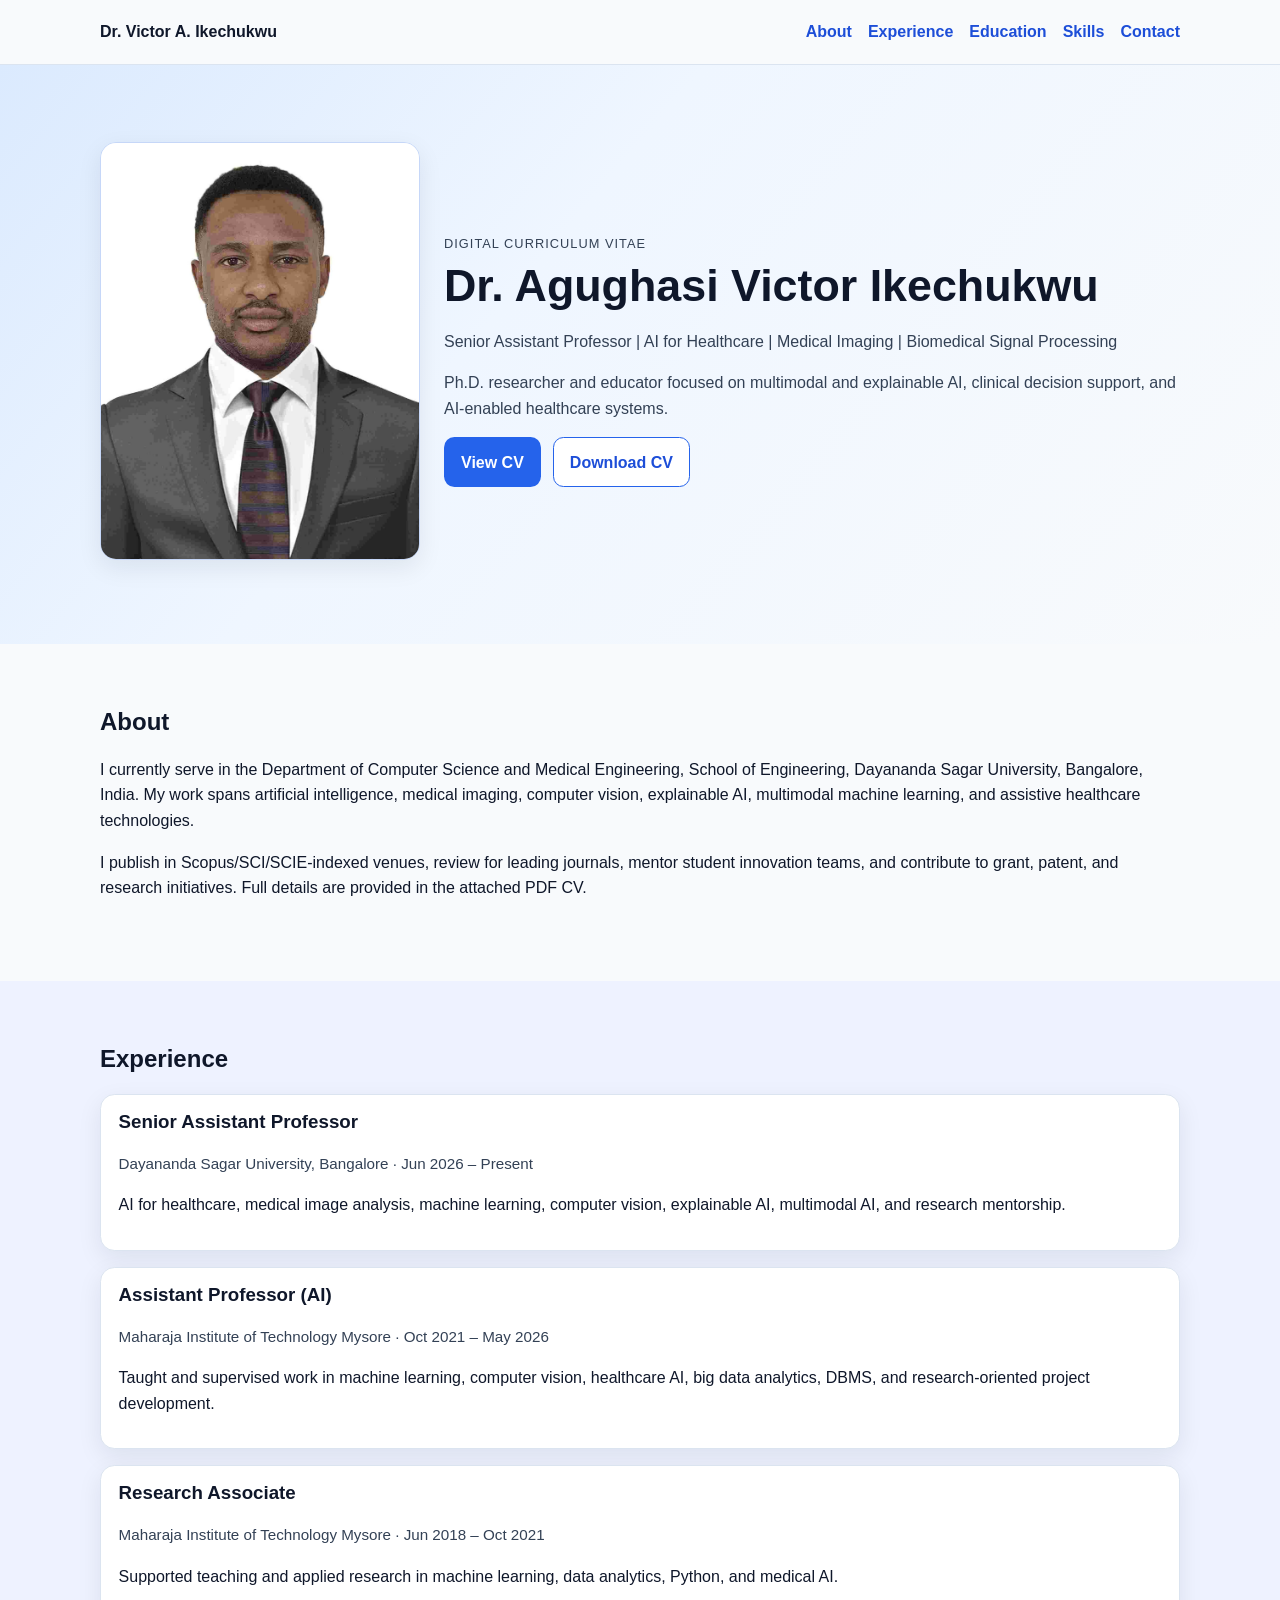
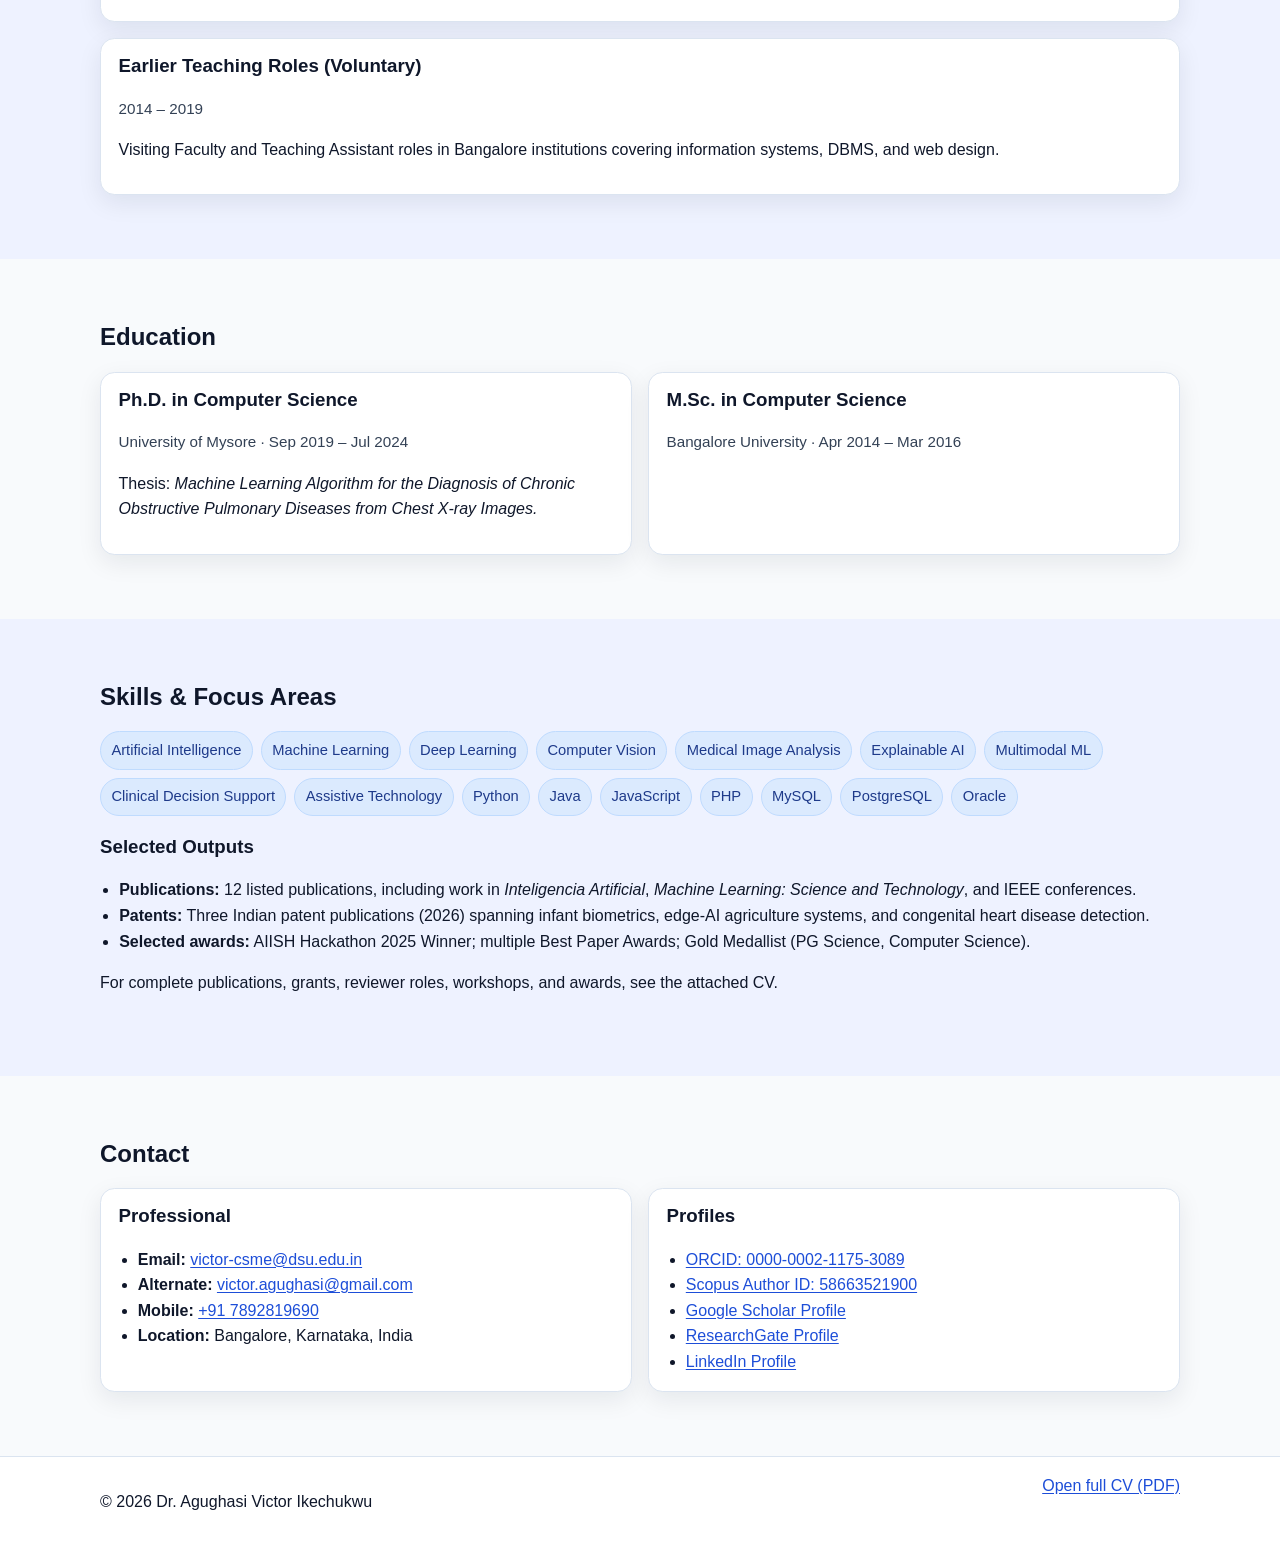
<file: index.html>
<!doctype html>
<html lang="en">
  <head>
    <meta charset="UTF-8" />
    <meta name="viewport" content="width=device-width, initial-scale=1.0" />
    <title>Dr. Agughasi Victor Ikechukwu | Digital CV</title>
    <meta
      name="description"
      content="Digital CV of Dr. Agughasi Victor Ikechukwu — Senior Assistant Professor focused on AI for healthcare, medical imaging, and explainable AI."
    />
    <meta property="og:title" content="Dr. Agughasi Victor Ikechukwu | Digital CV" />
    <meta
      property="og:description"
      content="Senior Assistant Professor | AI for Healthcare | Medical Imaging | Explainable AI"
    />
    <meta property="og:type" content="website" />
    <meta property="og:image" content="Passport-editted.jpg" />
    <meta property="og:url" content="https://victor-ikechukwu.github.io/DigiPre/" />
    <meta name="theme-color" content="#0f172a" />
    <link rel="stylesheet" href="styles.css" />
    <link
      rel="icon"
      href="data:image/svg+xml,%3Csvg xmlns='http://www.w3.org/2000/svg' viewBox='0 0 64 64'%3E%3Crect width='64' height='64' rx='12' fill='%230f172a'/%3E%3Ctext x='50%25' y='56%25' dominant-baseline='middle' text-anchor='middle' font-size='28' fill='%23ffffff' font-family='Arial,sans-serif'%3EVA%3C/text%3E%3C/svg%3E"
    />
    <script defer src="script.js"></script>
  </head>
  <body>
    <a class="skip-link" href="#main-content">Skip to content</a>
    <header class="site-header">
      <div class="container nav-wrap">
        <a class="brand" href="#top">Dr. Victor A. Ikechukwu</a>
        <button class="nav-toggle" type="button" aria-expanded="false" aria-controls="site-nav">
          Menu
        </button>
        <nav id="site-nav" class="site-nav" aria-label="Primary">
          <ul>
            <li><a href="#about">About</a></li>
            <li><a href="#experience">Experience</a></li>
            <li><a href="#education">Education</a></li>
            <li><a href="#skills">Skills</a></li>
            <li><a href="#contact">Contact</a></li>
          </ul>
        </nav>
      </div>
    </header>

    <main id="main-content">
      <section id="top" class="hero">
        <div class="container hero-grid">
          <figure class="hero-photo-wrap">
            <img
              src="Passport-editted.jpg"
              alt="Portrait of Dr. Agughasi Victor Ikechukwu"
              class="hero-photo"
              loading="eager"
              decoding="async"
            />
          </figure>
          <div>
            <p class="eyebrow">Digital Curriculum Vitae</p>
            <h1>Dr. Agughasi Victor Ikechukwu</h1>
            <p class="title">
              Senior Assistant Professor | AI for Healthcare | Medical Imaging | Biomedical Signal
              Processing
            </p>
            <p class="summary">
              Ph.D. researcher and educator focused on multimodal and explainable AI, clinical
              decision support, and AI-enabled healthcare systems.
            </p>
            <div class="actions">
              <a class="button button-primary" href="Dr_Victor_Agughasi_DSU_ATS_CV.pdf" target="_blank" rel="noopener noreferrer"
                >View CV</a
              >
              <a class="button button-secondary" href="Dr_Victor_Agughasi_DSU_ATS_CV.pdf" download
                >Download CV</a
              >
            </div>
          </div>
        </div>
      </section>

      <section id="about" class="section">
        <div class="container">
          <h2>About</h2>
          <p>
            I currently serve in the Department of Computer Science and Medical Engineering, School
            of Engineering, Dayananda Sagar University, Bangalore, India. My work spans artificial
            intelligence, medical imaging, computer vision, explainable AI, multimodal machine
            learning, and assistive healthcare technologies.
          </p>
          <p>
            I publish in Scopus/SCI/SCIE-indexed venues, review for leading journals, mentor
            student innovation teams, and contribute to grant, patent, and research initiatives.
            Full details are provided in the attached PDF CV.
          </p>
        </div>
      </section>

      <section id="experience" class="section section-alt">
        <div class="container">
          <h2>Experience</h2>
          <div class="timeline">
            <article class="card">
              <h3>Senior Assistant Professor</h3>
              <p class="meta">
                Dayananda Sagar University, Bangalore &middot; Jun 2026 &ndash; Present
              </p>
              <p>
                AI for healthcare, medical image analysis, machine learning, computer vision,
                explainable AI, multimodal AI, and research mentorship.
              </p>
            </article>
            <article class="card">
              <h3>Assistant Professor (AI)</h3>
              <p class="meta">Maharaja Institute of Technology Mysore &middot; Oct 2021 &ndash; May 2026</p>
              <p>
                Taught and supervised work in machine learning, computer vision, healthcare AI, big
                data analytics, DBMS, and research-oriented project development.
              </p>
            </article>
            <article class="card">
              <h3>Research Associate</h3>
              <p class="meta">Maharaja Institute of Technology Mysore &middot; Jun 2018 &ndash; Oct 2021</p>
              <p>
                Supported teaching and applied research in machine learning, data analytics, Python,
                and medical AI.
              </p>
            </article>
            <article class="card">
              <h3>Earlier Teaching Roles (Voluntary)</h3>
              <p class="meta">2014 &ndash; 2019</p>
              <p>
                Visiting Faculty and Teaching Assistant roles in Bangalore institutions covering
                information systems, DBMS, and web design.
              </p>
            </article>
          </div>
        </div>
      </section>

      <section id="education" class="section">
        <div class="container">
          <h2>Education</h2>
          <div class="grid two">
            <article class="card">
              <h3>Ph.D. in Computer Science</h3>
              <p class="meta">University of Mysore &middot; Sep 2019 &ndash; Jul 2024</p>
              <p>
                Thesis: <em>Machine Learning Algorithm for the Diagnosis of Chronic Obstructive
                Pulmonary Diseases from Chest X-ray Images.</em>
              </p>
            </article>
            <article class="card">
              <h3>M.Sc. in Computer Science</h3>
              <p class="meta">Bangalore University &middot; Apr 2014 &ndash; Mar 2016</p>
            </article>
          </div>
        </div>
      </section>

      <section id="skills" class="section section-alt">
        <div class="container">
          <h2>Skills & Focus Areas</h2>
          <div class="tags" aria-label="Key skills">
            <span>Artificial Intelligence</span><span>Machine Learning</span><span>Deep Learning</span>
            <span>Computer Vision</span><span>Medical Image Analysis</span><span>Explainable AI</span>
            <span>Multimodal ML</span><span>Clinical Decision Support</span>
            <span>Assistive Technology</span><span>Python</span><span>Java</span>
            <span>JavaScript</span><span>PHP</span><span>MySQL</span><span>PostgreSQL</span>
            <span>Oracle</span>
          </div>

          <h3>Selected Outputs</h3>
          <ul class="list-tight">
            <li>
              <strong>Publications:</strong> 12 listed publications, including work in
              <em>Inteligencia Artificial</em>, <em>Machine Learning: Science and Technology</em>,
              and IEEE conferences.
            </li>
            <li>
              <strong>Patents:</strong> Three Indian patent publications (2026) spanning infant
              biometrics, edge-AI agriculture systems, and congenital heart disease detection.
            </li>
            <li>
              <strong>Selected awards:</strong> AIISH Hackathon 2025 Winner; multiple Best Paper
              Awards; Gold Medallist (PG Science, Computer Science).
            </li>
          </ul>
          <p>
            For complete publications, grants, reviewer roles, workshops, and awards, see the
            attached CV.
          </p>
        </div>
      </section>

      <section id="contact" class="section">
        <div class="container">
          <h2>Contact</h2>
          <div class="grid two">
            <article class="card">
              <h3>Professional</h3>
              <ul class="list-tight">
                <li>
                  <strong>Email:</strong>
                  <a href="mailto:victor-csme@dsu.edu.in">victor-csme@dsu.edu.in</a>
                </li>
                <li><strong>Alternate:</strong> <a href="mailto:victor.agughasi@gmail.com">victor.agughasi@gmail.com</a></li>
                <li><strong>Mobile:</strong> <a href="tel:+917892819690">+91 7892819690</a></li>
                <li><strong>Location:</strong> Bangalore, Karnataka, India</li>
              </ul>
            </article>
            <article class="card">
              <h3>Profiles</h3>
              <ul class="list-tight">
                <li>
                  <a href="https://orcid.org/0000-0002-1175-3089" target="_blank" rel="noopener noreferrer">ORCID: 0000-0002-1175-3089</a>
                </li>
                <li>
                  <a href="https://www.scopus.com/authid/detail.uri?authorId=58663521900" target="_blank" rel="noopener noreferrer">Scopus Author ID: 58663521900</a>
                </li>
                <li>
                  <a href="https://scholar.google.com/citations?user=TQjqJ1UAAAAJ" target="_blank" rel="noopener noreferrer">Google Scholar Profile</a>
                </li>
                <li>
                  <a href="https://www.researchgate.net/profile/Victor-Ikechukwu-Agughasi" target="_blank" rel="noopener noreferrer">ResearchGate Profile</a>
                </li>
                <li>
                  <a href="https://www.linkedin.com/in/victor-ikechukwu-agughasi" target="_blank" rel="noopener noreferrer">LinkedIn Profile</a>
                </li>
              </ul>
            </article>
          </div>
        </div>
      </section>
    </main>

    <footer class="site-footer">
      <div class="container footer-wrap">
        <p>&copy; <span id="year">2026</span> Dr. Agughasi Victor Ikechukwu</p>
        <a href="Dr_Victor_Agughasi_DSU_ATS_CV.pdf" target="_blank" rel="noopener noreferrer">Open full CV (PDF)</a>
      </div>
    </footer>
  </body>
</html>
</file>
<file: styles.css>
:root {
  --bg: #f8fafc;
  --surface: #ffffff;
  --surface-alt: #eef2ff;
  --text: #0f172a;
  --muted: #334155;
  --brand: #2563eb;
  --brand-dark: #1d4ed8;
  --border: #dbe4f0;
  --shadow: 0 8px 25px rgba(15, 23, 42, 0.08);
}

* {
  box-sizing: border-box;
}

html {
  scroll-behavior: smooth;
}

body {
  margin: 0;
  font-family: Inter, "Segoe UI", Roboto, Helvetica, Arial, sans-serif;
  color: var(--text);
  background: var(--bg);
  line-height: 1.6;
}

a {
  color: var(--brand-dark);
  text-underline-offset: 2px;
}

a:focus-visible,
button:focus-visible {
  outline: 3px solid var(--brand);
  outline-offset: 2px;
}

.skip-link {
  position: absolute;
  left: -9999px;
  top: auto;
}

.skip-link:focus {
  left: 1rem;
  top: 1rem;
  z-index: 1000;
  background: #fff;
  padding: 0.5rem 0.75rem;
  border-radius: 0.5rem;
}

.container {
  width: min(1080px, 92vw);
  margin: 0 auto;
}

.site-header {
  position: sticky;
  top: 0;
  z-index: 100;
  background: rgba(248, 250, 252, 0.93);
  backdrop-filter: blur(8px);
  border-bottom: 1px solid var(--border);
}

.nav-wrap {
  display: flex;
  align-items: center;
  justify-content: space-between;
  min-height: 4rem;
  gap: 1rem;
}

.brand {
  text-decoration: none;
  font-weight: 700;
  color: var(--text);
}

.site-nav ul {
  list-style: none;
  margin: 0;
  padding: 0;
  display: flex;
  gap: 1rem;
}

.site-nav a {
  text-decoration: none;
  font-weight: 600;
}

.nav-toggle {
  display: none;
  border: 1px solid var(--border);
  background: #fff;
  color: var(--text);
  border-radius: 0.5rem;
  padding: 0.45rem 0.75rem;
  font-weight: 600;
}

.hero {
  background: linear-gradient(130deg, #dbeafe 0%, #eff6ff 40%, #f8fafc 100%);
  padding: clamp(2.5rem, 6vw, 5rem) 0;
}

.hero-grid {
  display: grid;
  gap: 1.5rem;
  grid-template-columns: minmax(240px, 320px) 1fr;
  align-items: center;
}

.hero-photo-wrap {
  margin: 0;
}

.hero-photo {
  width: 100%;
  border-radius: 1rem;
  object-fit: cover;
  border: 1px solid #c6d7f8;
  box-shadow: var(--shadow);
}

.eyebrow {
  text-transform: uppercase;
  letter-spacing: 0.08em;
  font-size: 0.8rem;
  color: var(--muted);
  margin-bottom: 0.25rem;
}

h1,
h2,
h3 {
  margin-top: 0;
  line-height: 1.2;
}

h1 {
  font-size: clamp(1.8rem, 4vw, 2.8rem);
  margin-bottom: 0.75rem;
}

.title,
.summary {
  color: var(--muted);
}

.actions {
  display: flex;
  flex-wrap: wrap;
  gap: 0.75rem;
  margin-top: 1rem;
}

.button {
  display: inline-flex;
  align-items: center;
  justify-content: center;
  text-decoration: none;
  border-radius: 0.65rem;
  padding: 0.7rem 1rem;
  font-weight: 700;
  border: 1px solid transparent;
}

.button-primary {
  background: var(--brand);
  color: #fff;
}

.button-primary:hover {
  background: var(--brand-dark);
}

.button-secondary {
  border-color: var(--brand);
  color: var(--brand-dark);
  background: #fff;
}

.section {
  padding: clamp(2rem, 5vw, 4rem) 0;
}

.section-alt {
  background: var(--surface-alt);
}

.timeline,
.grid {
  display: grid;
  gap: 1rem;
}

.grid.two {
  grid-template-columns: repeat(2, minmax(0, 1fr));
}

.card {
  background: var(--surface);
  border: 1px solid var(--border);
  border-radius: 0.9rem;
  padding: 1rem 1.1rem;
  box-shadow: var(--shadow);
}

.meta {
  color: var(--muted);
  font-size: 0.95rem;
}

.tags {
  display: flex;
  flex-wrap: wrap;
  gap: 0.5rem;
  margin-bottom: 1.25rem;
}

.tags span {
  background: #dbeafe;
  color: #1e3a8a;
  border: 1px solid #bfdbfe;
  padding: 0.4rem 0.65rem;
  border-radius: 999px;
  font-size: 0.92rem;
}

.list-tight {
  margin: 0;
  padding-left: 1.2rem;
}

.site-footer {
  border-top: 1px solid var(--border);
  padding: 1rem 0 2rem;
  background: #fff;
}

.footer-wrap {
  display: flex;
  justify-content: space-between;
  gap: 1rem;
  flex-wrap: wrap;
}

@media (max-width: 800px) {
  .hero-grid,
  .grid.two {
    grid-template-columns: 1fr;
  }

  .hero-photo-wrap {
    max-width: 300px;
  }

  .js-enabled .nav-toggle {
    display: inline-flex;
  }

  .js-enabled .site-nav {
    display: none;
    position: absolute;
    right: 4vw;
    top: 3.6rem;
    background: #fff;
    border: 1px solid var(--border);
    border-radius: 0.75rem;
    padding: 0.75rem;
    box-shadow: var(--shadow);
  }

  .js-enabled .site-nav ul {
    flex-direction: column;
    min-width: 10rem;
  }

  .js-enabled .site-nav.is-open {
    display: block;
  }
}

@media (prefers-reduced-motion: reduce) {
  html {
    scroll-behavior: auto;
  }

  *,
  *::before,
  *::after {
    animation-duration: 0.01ms !important;
    animation-iteration-count: 1 !important;
    transition-duration: 0.01ms !important;
  }
}
</file>
